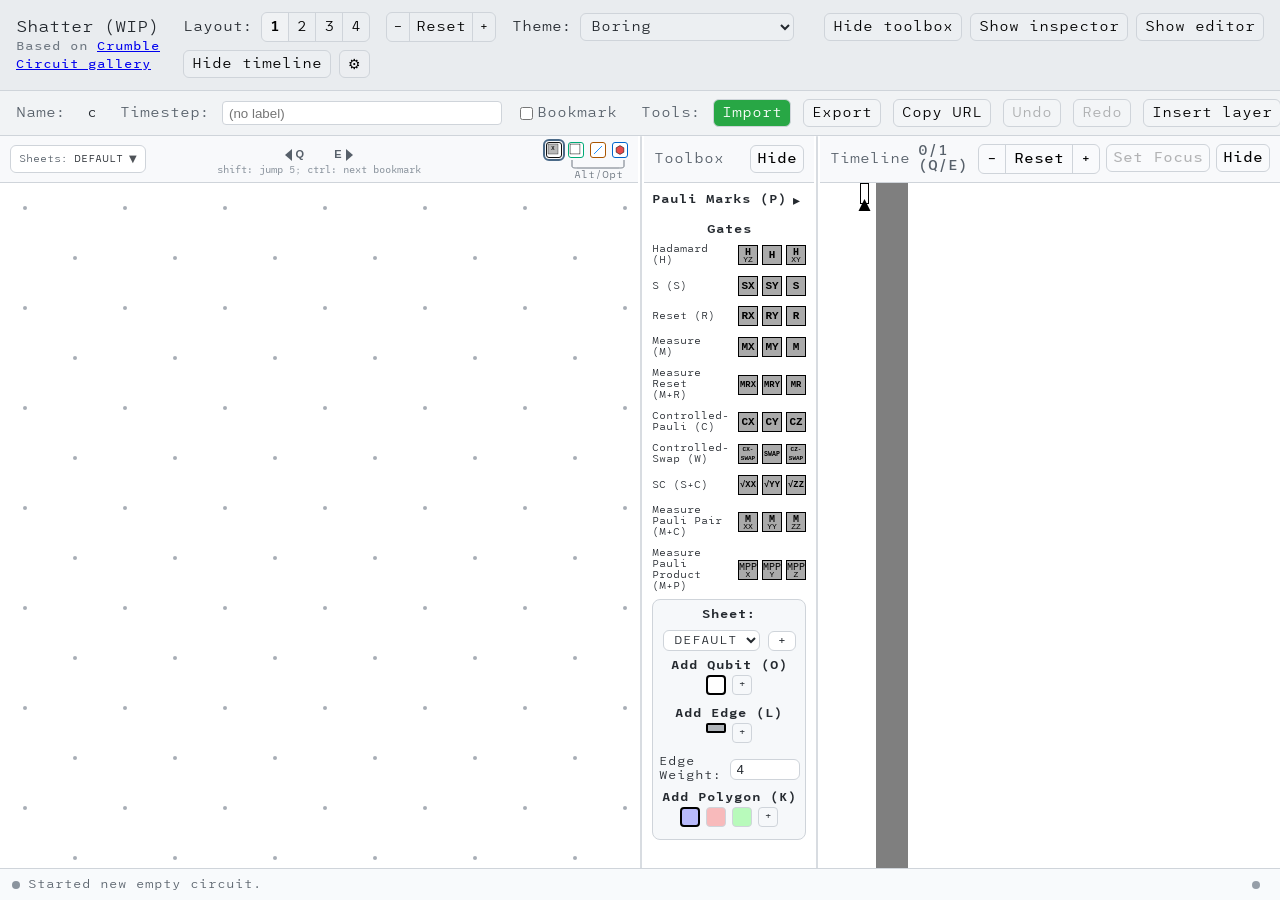
<file: index.html>
<!doctype html>
<html lang="en">

<head>
  <meta charset="utf-8" />
  <meta name="viewport" content="width=device-width, initial-scale=1" />
  <title>Shatter – Skeleton (Milestone 1)</title>
  <style>
    :root {
      --border: #d0d7de;
      --text: #24292f;
      --bg: #ffffff;
      --muted: #f6f8fa;
      --accent: #0969da;
      --danger: #d1242f;
      --inspector-width: 320px;
      --timeline-width: 360px;
      --editor-width: 360px;
      --settings-width: 320px;
      /* Header shades (darkest at top). Adjust these to change tones. */
      --hdr-top: #e6eaef;    /* overall top header */
      --hdr-mid: #eef1f4;    /* toolbar header (import/export/etc.) */
      --hdr-panel: #f7f9fb;  /* individual panel headers */
    }

    * {
      box-sizing: border-box;
    }

    html,
    body {
      height: 100%;
    }

    body {
      font-family: var(--font-ui, system-ui, -apple-system, Segoe UI, Roboto, sans-serif);
      font-size: var(--font-size-base, 14px);
      margin: 0;
      color: var(--text);
      background: var(--bg);
      display: flex;
      flex-direction: column;
      min-height: 100vh;
    }

    header {
      display: flex;
      gap: 12px;
      align-items: center;
      padding: 12px 16px;
      border-bottom: 1px solid var(--border);
      position: sticky;
      top: 0;
      background: var(--hdr-top);
      z-index: 10;
    }

    h1 {
      font-size: 16px;
      margin: 0 12px 0 0;
      font-weight: 600; /* use semibold for Shatter title */
    }
    .title-wrap { display: flex; flex-direction: column; gap: 2px; }
    .subtitle { font-size: 12px; font-weight: 400; color: #6e7781; margin-top: 2px; }

    .toolbar {
      display: flex;
      gap: 8px;
      align-items: center;
      flex-wrap: wrap;
      flex: 1;
    }

    .spacer {
      flex: 1;
    }

    .btn {
      padding: 0 8px;
      border: 1px solid var(--btn-border-color);
      border-radius: var(--radius-btn);
      background: var(--btn-bg);
      cursor: pointer;
      font: inherit;
      display: inline-flex;
      align-items: center;
      justify-content: center;
      height: 28px;
      width: auto; /* content-sized width */
      white-space: nowrap;
      flex: 0 0 auto; /* don’t grow/shrink */
    }

    .seg {
      display: inline-flex;
      border: 1px solid var(--btn-border-color);
      border-radius: var(--radius-btn);
      overflow: hidden;
    }

    .seg button {
      padding: 0 8px;
      border: 0;
      background: var(--seg-btn-bg);
      cursor: pointer;
      font: inherit;
      display: inline-flex;
      align-items: center;
      justify-content: center;
      height: 28px;
      width: auto; /* content-sized */
      white-space: nowrap;
      flex: 0 0 auto;
    }

    .seg button+button {
      border-left: 1px solid var(--border);
    }

    .seg button.active {
      background: var(--seg-btn-bg-active);
      font-weight: 600;
    }

    .subbar {
      display: flex;
      gap: 12px;
      align-items: center;
      padding: 8px 16px;
      border-bottom: 1px solid var(--border);
      background: var(--hdr-mid);
    }

    .subbar .label {
      color: #57606a;
    }

    .subbar .name {
      padding: 4px 8px;
      border: 1px dashed transparent;
      border-radius: 4px;
      cursor: text;
      max-width: 40vw;
      white-space: nowrap;
      overflow: hidden;
      text-overflow: ellipsis;
    }

    .subbar .name:hover {
      border-color: var(--border);
    }

    .subbar .name.editing {
      background: var(--muted);
      border-color: var(--border);
      outline: none;
    }

    main {
      padding: 0px 0 0 0px;
      flex: 1;
      min-height: 0;
    }

    .workspace {
      display: flex;
      gap: 0;
      height: 100%;
    }

    .panels-wrap {
      flex: 1;
      min-width: 300px;
      margin-right: 0;
    }

    #panels {
      display: grid;
      gap: 0;
      height: 100%;
    }

    .layout-1 {
      grid-template-columns: 1fr;
      grid-template-rows: 1fr;
    }

    .layout-2 {
      grid-template-columns: 1fr 1fr;
      grid-template-rows: 1fr;
    }

    .layout-3 {
      grid-template-columns: 1fr 1fr 1fr;
      grid-template-rows: 1fr;
    }

    .layout-4 {
      grid-template-columns: 1fr 1fr;
      grid-template-rows: 1fr 1fr;
    }

    .panel {
      border: none;
      border-radius: 0;
      overflow: hidden;
      display: flex;
      flex-direction: column;
      min-height: 160px;
      background: var(--surface-bg, #fff);
    }

    /* Panel separators (only inner dividing lines) */
    #panels.layout-2 .panel:nth-child(2) {
      border-left: 1px solid var(--border);
    }

    #panels.layout-3 .panel:nth-child(2),
    #panels.layout-3 .panel:nth-child(3) {
      border-left: 1px solid var(--border);
    }

    #panels.layout-4 .panel:nth-child(2),
    #panels.layout-4 .panel:nth-child(4) {
      border-left: 1px solid var(--border);
    }

    #panels.layout-4 .panel:nth-child(3),
    #panels.layout-4 .panel:nth-child(4) {
      border-top: 1px solid var(--border);
    }

    .panel-header {
      display: flex;
      height: 47px;
      min-height: 47px;
      max-height: 47px;
      flex: 0 0 47px;
      align-items: center;
      justify-content: space-between;
      gap: 8px;
      padding: 8px 10px;
      border-bottom: 1px solid var(--border);
      overflow: visible;
      position: relative;
      z-index: 1;
      background: var(--hdr-panel);
      container-type: inline-size;
    }

    /* Centred layer-navigation control (panel 1 only). Absolutely positioned so
       it stays centred in the bar whatever the left/right content weighs. */
    .panel-nav {
      /* Themed via these, so a theme can recolour the control without
         restating its layout. See src/styles/theme-hacker.css. */
      --pn-fg: #57606a;
      --pn-fg-strong: #24292f;
      --pn-hint-fg: #8b949e;
      --pn-glow: none;
      --pn-text-glow: none;
      position: absolute;
      left: 50%;
      top: 0;
      transform: translateX(-50%);
      height: 47px;
      display: flex;
      flex-direction: column;
      align-items: center;
      justify-content: center;
      gap: 1px;
      pointer-events: none;   /* let the bar behind stay clickable */
      user-select: none;
    }

    .panel-nav .pn-row {
      display: flex;
      align-items: center;
      gap: 10px;
      pointer-events: auto;
    }

    /* No chrome: the triangle and its letter are the control. */
    .panel-nav .pn-btn {
      display: inline-flex;
      align-items: center;
      justify-content: center;
      gap: 3px;
      padding: 0;
      height: 20px;
      line-height: 1;
      border: 0;
      background: none;
      color: var(--pn-fg);
      cursor: pointer;
      filter: var(--pn-glow);
      /* Triangles grow sideways with the modifier; reserve the widest
         footprint so the pair does not jitter as it changes. */
      min-width: 40px;
    }

    .panel-nav .pn-btn:hover { color: var(--pn-fg-strong); }
    .panel-nav .pn-btn:active { transform: translateY(1px); }
    .panel-nav .pn-btn:focus-visible { outline: 1px solid var(--border); outline-offset: 2px; }

    .panel-nav .pn-tri { display: inline-flex; align-items: center; }
    .panel-nav .pn-key { font-size: 11px; font-weight: 600; letter-spacing: 0.02em; }

    .panel-nav .pn-hint {
      font-size: 9px;
      color: var(--pn-hint-fg);
      white-space: nowrap;
      pointer-events: none;
    }

    /* The whole phrase emboldens, not just the modifier's name. */
    .panel-nav .pn-mod { font-weight: 400; }
    .panel-nav .pn-mod.active { font-weight: 700; color: var(--pn-fg-strong); text-shadow: var(--pn-text-glow); }

    .panel-nav.mod-ctrl .pn-btn, .panel-nav.mod-shift .pn-btn { color: var(--pn-fg-strong); }

    /* Keep the header's left content clear of the centred control. The cap is
       half the bar less half the control, so it tracks the control's width. */
    .panel-header.has-nav > :first-child { max-width: calc(50% - 115px); min-width: 0; overflow: hidden; }

    /* A narrow panel (multi-panel layouts) cannot carry the hint line without
       colliding with the sheets dropdown; drop it and keep the buttons. The
       control is then much narrower, so the left content may have more room. */
    @container (max-width: 420px) {
      .panel-nav .pn-hint { display: none; }
      .panel-header.has-nav > :first-child { max-width: calc(50% - 55px); }
    }
    /* Below this the buttons themselves no longer fit beside anything else,
       so give up rather than overlap. */
    @container (max-width: 170px) {
      .panel-nav { display: none; }
      .panel-header.has-nav > :first-child { max-width: none; }
    }

    .panel-header> :first-child {
      margin-right: auto;
    }

    .panel-title {
      font-weight: 600;
      color: #57606a;
    }

    .panel-body {
      flex: 1;
      position: relative;
      background: var(--surface-bg, #fff);
      display: flex;
      align-items: center;
      justify-content: center;
    }

    .panel-body canvas {
      width: 100%;
      height: 100%;
      display: block;
      filter: var(--canvas-filter, none);
    }

    /* Apply optional canvas filter to the timeline as well */
    #timeline-canvas {
      filter: var(--canvas-filter, none);
    }

    /* Selection widget */
    .sel-widget {
      display: flex;
      flex-direction: column;
      align-items: flex-start;
      gap: 2px;
      padding-top: 14px;
    }

    .sel-row {
      display: flex;
      gap: 6px;
      align-items: flex-start;
    }

    .sel-box {
      width: 16px;
      height: 16px;
      border: 1px solid var(--border);
      border-radius: 3px;
      background: #fff;
      position: relative;
    }

    .sel-box.gate {
      border-color: #111;
    }

    .sel-box.qubit {
      border-color: #0a7;
    }

    .sel-box.conn {
      border-color: #a50;
    }

    .sel-box.poly {
      border-color: #06c;
    }

    .sel-box.active {
      outline: 2px solid var(--accent);
      outline-offset: 1px;
    }

    .sel-group {
      position: relative;
      display: flex;
      gap: 6px;
      padding-bottom: 32px;
    }

    .sel-alt {
      font-size: 10px;
      color: #6e7781;
      position: absolute;
      left: 0;
      right: 0;
      text-align: center;
      top: 28px;
    }

    .sel-brace {
      position: absolute;
      left: 2px;
      right: 10px;
      bottom: 18px;
      height: 12px;
    }

    .sel-brace path {
      stroke: #6e7781;
      stroke-width: 1;
      fill: none;
    }

    /* Alt-active emphasis on selection widget */
    .sel-widget.alt-active .sel-alt { font-weight: 700; color: var(--sel-alt-active, #111); }
    .sel-widget.alt-active .sel-brace path { stroke-width: 2; stroke: var(--sel-alt-stroke-active, #111); }

    .flash {
      animation: flash 0.5s linear 1;
    }

    @keyframes flash {
      from {
        box-shadow: 0 0 0 0 var(--danger);
      }

      50% {
        box-shadow: 0 0 0 4px rgba(209, 36, 47, 0.25);
      }

      to {
        box-shadow: 0 0 0 0 var(--danger);
      }
    }
/* Inspector (global) */
    .inspector {
      width: var(--inspector-width);
      min-width: 0;
      border: none;
      border-radius: 0;
      background: var(--surface-bg, #fff);
      display: flex;
      flex-direction: column;
      overflow: hidden;
    }

    .inspector-header {
      padding: 8px 10px;
      border-bottom: 1px solid var(--border);
      color: #57606a;
      font-weight: 600;
      height: 47px;
      min-height: 47px;
      max-height: 47px;
      flex: 0 0 47px;
      display: flex;
      align-items: center;
      justify-content: space-between;
      background: var(--hdr-panel);
    }

    .inspector-left {
      display: flex;
      align-items: center;
      gap: 8px;
    }

    .inspector-title {
      font-weight: 600;
      color: #57606a;
    }

    .inspector-header .layer-info {
      margin-left: 0;
      font-weight: 500;
      color: #57606a;
    }

    .inspector-body {
      flex: 1;
      display: flex;
      align-items: stretch;
      justify-content: stretch;
      color: #6e7781;
      font-size: 12px;
    }

    #inspector-canvas {
      width: 100%;
      height: 100%;
      display: block;
    }

    .inspector.collapsed {
      width: 0 !important;
      border: none;
    }

    .inspector-header .right {
      float: right;
      display: flex;
      gap: 6px;
    }

    .inspector-resizer {
      width: 6px;
      cursor: col-resize;
      position: relative;
    }

    .inspector-resizer::after {
      content: "";
      position: absolute;
      top: 0;
      bottom: 0;
      left: 2px;
      width: 2px;
      background: var(--border);
      border-radius: 2px;
      opacity: 0.8;
    }
    /* Toolbox (global, fixed width, no resizer) */
    .toolbox {
      width: var(--markers-width);
      min-width: 0;
      border: none;
      border-radius: 0;
      background: var(--surface-bg, #fff);
      display: flex;
      flex-direction: column;
      overflow: hidden;
    }
    .toolbox-header {
      padding: 8px 10px;
      border-bottom: 1px solid var(--border);
      color: #57606a;
      font-weight: 600;
      height: 47px;
      min-height: 47px;
      max-height: 47px;
      flex: 0 0 47px;
      display: flex;
      align-items: center;
      justify-content: space-between;
      background: var(--hdr-panel);
    }
    .toolbox-title { font-weight: 600; color: #57606a; }
    .toolbox-body {
      flex: 1;
      display: flex;
      flex-direction: column;
      gap: 6px;
      padding: 8px;
      font-size: 12px;
      color: var(--text);
      overflow-y: auto;
    }
    .toolbox.collapsed { width: 0 !important; border: none; display: none !important; }
    .toolbox-border {
      width: 6px;
      cursor: default; /* not draggable; avoid resize cursor */
      position: relative;
    }

    .toolbox-border::after {
      content: "";
      position: absolute;
      top: 0;
      bottom: 0;
      left: 2px;
      width: 2px;
      background: var(--border);
      border-radius: 2px;
      opacity: 0.8;
    }
    /* Timeline (global) */
    .timeline {
      width: var(--timeline-width);
      min-width: 0;
      border: none;
      border-radius: 0;
      background: var(--surface-bg, #fff);
      display: flex;
      flex-direction: column;
      overflow: hidden;
    }

    .timeline-header {
      padding: 8px 10px;
      border-bottom: 1px solid var(--border);
      color: #57606a;
      font-weight: 600;
      height: 47px;
      min-height: 47px;
      max-height: 47px;
      flex: 0 0 47px;
      display: flex;
      align-items: center;
      justify-content: space-between;
      /* enable container queries for compact layer text */
      container-type: inline-size;
      background: var(--hdr-panel);
    }

    .timeline-left {
      display: flex;
      align-items: center;
      gap: 8px;
    }

    .timeline-title {
      font-weight: 600;
      color: #57606a;
    }

    .timeline-header .layer-info {
      margin-left: 0;
      font-weight: 500;
      color: #57606a;
    }
    .timeline-header .layer-info .full { display: inline; }
    .timeline-header .layer-info .compact { display: none; }
    @container (max-width: 570px) {
      .timeline-header .layer-info .full { display: none; }
      .timeline-header .layer-info .compact { display: inline; }
    }

    .timeline-body {
      flex: 1;
      display: flex;
      align-items: stretch;
      justify-content: stretch;
      color: #6e7781;
      font-size: 12px;
    }

    #timeline-canvas {
      width: 100%;
      height: 100%;
      display: block;
    }

    .timeline.collapsed { width: 0 !important; border: none; display: none !important; }

    .timeline-header .right {
      float: right;
      display: flex;
      gap: 6px;
    }

    .timeline-resizer {
      width: 6px;
      cursor: col-resize;
      position: relative;
    }

    .timeline-resizer::after {
      content: "";
      position: absolute;
      top: 0;
      bottom: 0;
      left: 2px;
      width: 2px;
      background: var(--border);
      border-radius: 2px;
      opacity: 0.8;
    }

    /* Editor (right) */
    .editor {
      width: var(--editor-width);
      min-width: 0;
      border: none;
      display: flex;
      flex-direction: column;
      background: var(--surface-bg, #fff);
    }
    .editor.resizing { cursor: col-resize; }
    .editor-header {
      display: flex;
      height: 47px;
      min-height: 47px;
      max-height: 47px;
      flex: 0 0 47px;
      align-items: center;
      justify-content: space-between;
      gap: 8px;
      padding: 8px 10px;
      border-bottom: 1px solid var(--border);
      background: var(--hdr-panel);
    }
    .editor-title { font-weight: inherit; color: #57606a; }
    .editor-body {
      flex: 1;
      display: flex;
      align-items: stretch;
      justify-content: stretch;
    }
    #editor-text {
      width: 100%;
      height: 100%;
      resize: none;
      border: 0;
      outline: none;
      font-family: var(--font-mono, ui-monospace, SFMono-Regular, Menlo, Monaco, Consolas, "Liberation Mono", "Courier New", monospace);
      font-size: 12px;
      line-height: 1.4;
      padding: 8px;
      color: var(--text);
    }
    .editor.collapsed { width: 0 !important; border: none; display: none !important; }
    .editor-resizer {
      width: 6px;
      cursor: col-resize;
      position: relative;
    }
    .editor-resizer::after {
      content: "";
      position: absolute;
      top: 0;
      bottom: 0;
      left: 2px;
      width: 2px;
      background: var(--border);
      border-radius: 2px;
      opacity: 0.8;
    }

    /* Settings (global, rightmost) */
    .settings { width: var(--settings-width); min-width: 0; border: none; border-radius: 0; background: var(--surface-bg, #fff); display: flex; flex-direction: column; overflow: hidden; }
    .settings-header { padding: 8px 10px; border-bottom: 1px solid var(--border); color: #57606a; font-weight: 600; height: 47px; min-height: 47px; max-height: 47px; flex: 0 0 47px; display: flex; align-items: center; justify-content: space-between; background: var(--hdr-panel); }
    .settings-title { font-weight: 600; color: #57606a; }
    .settings-body { flex: 1; position: relative; background: var(--surface-bg, #fff); display: block; overflow: auto; padding: 10px 14px; }
    .settings-body input,
    .settings-body textarea,
    .settings-body select { font: inherit; font-family: var(--font-ui, system-ui, -apple-system, Segoe UI, Roboto, sans-serif); }
    .settings-section { margin-bottom: 14px; }
    .settings-row, .kb-row { margin: 6px 0; }
    .settings.collapsed { width: 0 !important; border: none; display: none !important; }
    .settings-resizer { width: 6px; cursor: col-resize; position: relative; }
    .settings-resizer::after { content: ""; position: absolute; top: 0; bottom: 0; left: 2px; width: 2px; background: var(--border); border-radius: 2px; opacity: 0.8; }

    /* Consistent header button sizing across panels */
    .toolbox-header .btn,
    .inspector-header .btn,
    .timeline-header .btn,
    .editor-header .btn,
    .settings-header .btn { font-weight: 400; }
    .timeline-header .seg button { font-weight: 400; }

    /* Sheets dropdown button fixed size */
    .sheets-dd-button {
      height: 28px !important;
      width: auto !important;
      display: inline-flex;
      align-items: center;
      justify-content: center;
      background: var(--btn-bg);
      white-space: nowrap;
      flex: 0 0 auto;
    }
  </style>
  <!-- Theme overrides (colors, transparencies, radii) -->
  <link id="theme-link" rel="stylesheet" href="./src/styles/theme.css">
</head>

<body>
  <header>
    <div class="title-wrap">
      <h1>Shatter (WIP)</h1>
      <div class="subtitle">Based on <a href="https://algassert.com/crumble" target="_blank" rel="noopener noreferrer">Crumble</a></div>
      <div class="subtitle"><a href="circuits/">Circuit gallery</a></div>
    </div>
    <div class="toolbar">
      <span>Layout:</span>
      <div class="seg" id="layout-seg">
        <button data-layout="1" class="active">1</button>
        <button data-layout="2">2</button>
        <button data-layout="3">3</button>
        <button data-layout="4">4</button>
      </div>
      <div class="seg" id="panels-zoom-seg" style="margin-left:8px;">
        <button id="panels-zoom-out" title="Zoom out" style="padding:2px 6px;">−</button>
        <button id="panels-zoom-reset" title="Reset zoom" style="padding:2px 6px;">Reset</button>
        <button id="panels-zoom-in" title="Zoom in" style="padding:2px 6px;">+</button>
      </div>
      <!-- Theme selector -->
      <label for="theme-select" style="margin-left:8px;">Theme:</label>
      <select id="theme-select" style="height:28px; padding:0 6px; border:1px solid var(--btn-border-color); border-radius: var(--radius-btn); background: var(--btn-bg); font: inherit; color: var(--text);">
        <option value="boring">Boring</option>
        <option value="purple-charcoal">Marginally Less So</option>
        <option value="seventies">Groovy</option>
        <option value="quantum-hacker-bro">QU4NTu₼ H@CK3R BR0</option>
      </select>
      <img id="theme-badge" alt="" style="height:28px; display:none; margin-left:8px; border-radius:4px; object-fit:cover;" />
      <div class="spacer"></div>
      <button class="btn" id="toolbox-toggle-global">Show toolbox</button>
      <button class="btn" id="inspector-toggle-global">Show inspector</button>
      <button class="btn" id="editor-toggle">Show editor</button>
      <button id="timeline-toggle-global" class="btn">Hide timeline</button>
      <button id="settings-toggle-global" class="btn" title="Toggle settings">⚙︎</button>
    </div>
  </header>
  <div class="subbar">
    <span class="label">Name:</span>
    <span id="circuit-name" class="name" title="Click to edit">circuit</span>
    <span class="label" style="margin-left:12px;">Timestep:</span>
    <input id="timestep-label" type="text" placeholder="(no label)" style="height:24px; padding:2px 6px; border:1px solid var(--border); border-radius:4px; background:var(--bg); color:var(--text); min-width:280px;" />
    <label id="timestep-bookmark-wrap" class="label" title="Bookmark this tick (hop with Ctrl+Q / Ctrl+E)" style="margin-left:6px; display:inline-flex; align-items:center; gap:4px; cursor:pointer; user-select:none;">
      <input id="timestep-bookmark" type="checkbox" style="margin:0; cursor:pointer;" />Bookmark
    </label>
    <span class="label" style="margin-left:12px;">Tools:</span>
    <button class="btn" id="btn-import" style="background-color:#28a745; color:white;">Import</button>
    <button class="btn" id="btn-export">Export</button>
    <button class="btn" id="btn-copy-url" title="Copy URL to clipboard">Copy URL</button>
    <button class="btn" id="btn-undo" title="Undo (Ctrl/Cmd+Z)">Undo</button>
    <button class="btn" id="btn-redo" title="Redo (Shift+Ctrl/Cmd+Z)">Redo</button>
    <button class="btn" id="btn-insert-layer" title="Insert layer (Mod+Insert)">Insert layer</button>
    <button class="btn" id="btn-delete-layer" title="Delete layer (Mod+Delete)">Delete layer</button>
  </div>
  <main>
    <div class="workspace">
      <div class="panels-wrap">
        <div id="panels" class="layout-1"></div>
      </div>
      <!-- Toolbox panel (fixed width) -->
       <div class="toolbox-border" id="toolbox-border"></div>
      <div class="toolbox" id="toolbox">
        <div class="toolbox-header">
          <div class="toolbox-title">Toolbox</div>
          <div class="right">
            <button id="toolbox-toggle" title="Collapse toolbox" class="btn" style="padding:2px 6px;">Hide</button>
          </div>
        </div>
        <div class="toolbox-body" id="toolbox-body"></div>
      </div>
     <div class="inspector-resizer" id="inspector-resizer" title="Drag to resize inspector"></div>
      <div class="inspector" id="inspector" data-lpignore="true" data-min-width="250">
        <div class="inspector-header">
          <div class="inspector-left">
            <div class="inspector-title">Inspector</div>
            <span id="inspector-layer-info" class="layer-info"></span>
          </div>
          <span class="right">
            <button id="inspector-collapse-btn" title="Collapse inspector" class="btn" style="padding:2px 6px;">Hide</button>
          </span>
        </div>
        <div class="inspector-body" data-lpignore="true"><canvas id="inspector-canvas"></canvas></div>

      </div> 
      <div class="timeline-resizer" id="timeline-resizer" title="Drag to resize timeline"></div>
      <div class="timeline" id="timeline" data-min-width="460">
        <div class="timeline-header">
          <div class="timeline-left">
            <div class="timeline-title">Timeline</div>
            <span id="timeline-layer-info" class="layer-info"><span class="full"></span><span class="compact"></span></span>
          </div>
          <span class="right">
            <div class="seg" id="timeline-zoom-seg">
              <button id="timeline-zoom-out" title="Zoom out">−</button>
              <button id="timeline-zoom-reset" title="Reset zoom">Reset</button>
              <button id="timeline-zoom-in" title="Zoom in">+</button>
            </div>
            <button id="timeline-focus-toggle" title="Set/clear focus" class="btn" style="padding:2px 6px;">Set Focus</button>
            <button id="timeline-toggle" title="Collapse/expand" class="btn" style="padding:2px 6px;">Hide</button>
          </span>
        </div>
        <div class="timeline-body"><canvas id="timeline-canvas"></canvas></div>

      </div>
      <div class="editor-resizer" id="editor-resizer" title="Drag to resize editor"></div>
      <div class="editor" id="editor" data-min-width="440">

        <div class="editor-header">
          <div class="editor-title">Editor</div>
          <div class="right">
            <button class="btn" id="editor-reload" title="Reload editor text" style="padding:2px 6px;">Up to date</button>
            <button class="btn" id="editor-collapse-btn" title="Collapse editor" style="padding:2px 6px;">Hide</button>
          </div>
        </div>
        <div class="editor-body">
          <textarea id="editor-text" spellcheck="false" placeholder="Type here..."></textarea>
        </div>
      </div>
      <div class="settings-resizer" id="settings-resizer" title="Drag to resize settings"></div>
      <div class="settings" id="settings" data-lpignore="true" data-min-width="400">
        <div class="settings-header">
          <div class="settings-title">Settings</div>
          <div class="right">
            <button class="btn" id="settings-save-btn" title="Save settings" style="padding:2px 6px;">Save</button>
            <button class="btn" id="settings-export-btn" title="Export settings" style="padding:2px 6px;">Export</button>
            <button class="btn" id="settings-import-btn" title="Import settings" style="padding:2px 6px;">Import</button>
            <button class="btn" id="settings-collapse-btn" title="Collapse settings" style="padding:2px 6px;">Hide</button>
          </div>
        </div>
        <div class="settings-body" id="settings-body"></div>
      </div>
    </div>
  </main>
  <footer id="statusbar" title="Click to download status log"
    style="position:fixed; left:0; right:0; bottom:0; height:32px; border-top:1px solid var(--border); background: var(--status-bg, #f8fafc); display:flex; align-items:center; padding:0 12px; cursor:pointer; font-size:12px; color: var(--status-fg, #57606a); gap:12px;">
    <div id="status-left" style="display:flex; align-items:center; gap:8px; min-width:0; flex:1;">
      <span id="status-dot"
        style="display:inline-block; width:8px; height:8px; border-radius:50%; background: var(--status-dot, #8b949e);"></span>
      <span id="status-text" style="white-space:nowrap; overflow:hidden; text-overflow:ellipsis;">Ready.</span>
    </div>
    <div id="status-right"
      style="display:flex; align-items:center; gap:8px; min-width:0; flex:1; justify-content:flex-end; opacity:0.9;">
      <span id="status-dot-right"
        style="display:inline-block; width:8px; height:8px; border-radius:50%; background: var(--status-dot, #8b949e);"></span>
      <span id="status-text-right" style="white-space:nowrap; overflow:hidden; text-overflow:ellipsis;"></span>
    </div>
  </footer>
  <script type="module" src="./src/shatter_main.js"></script>
</body>

</html>
</file>
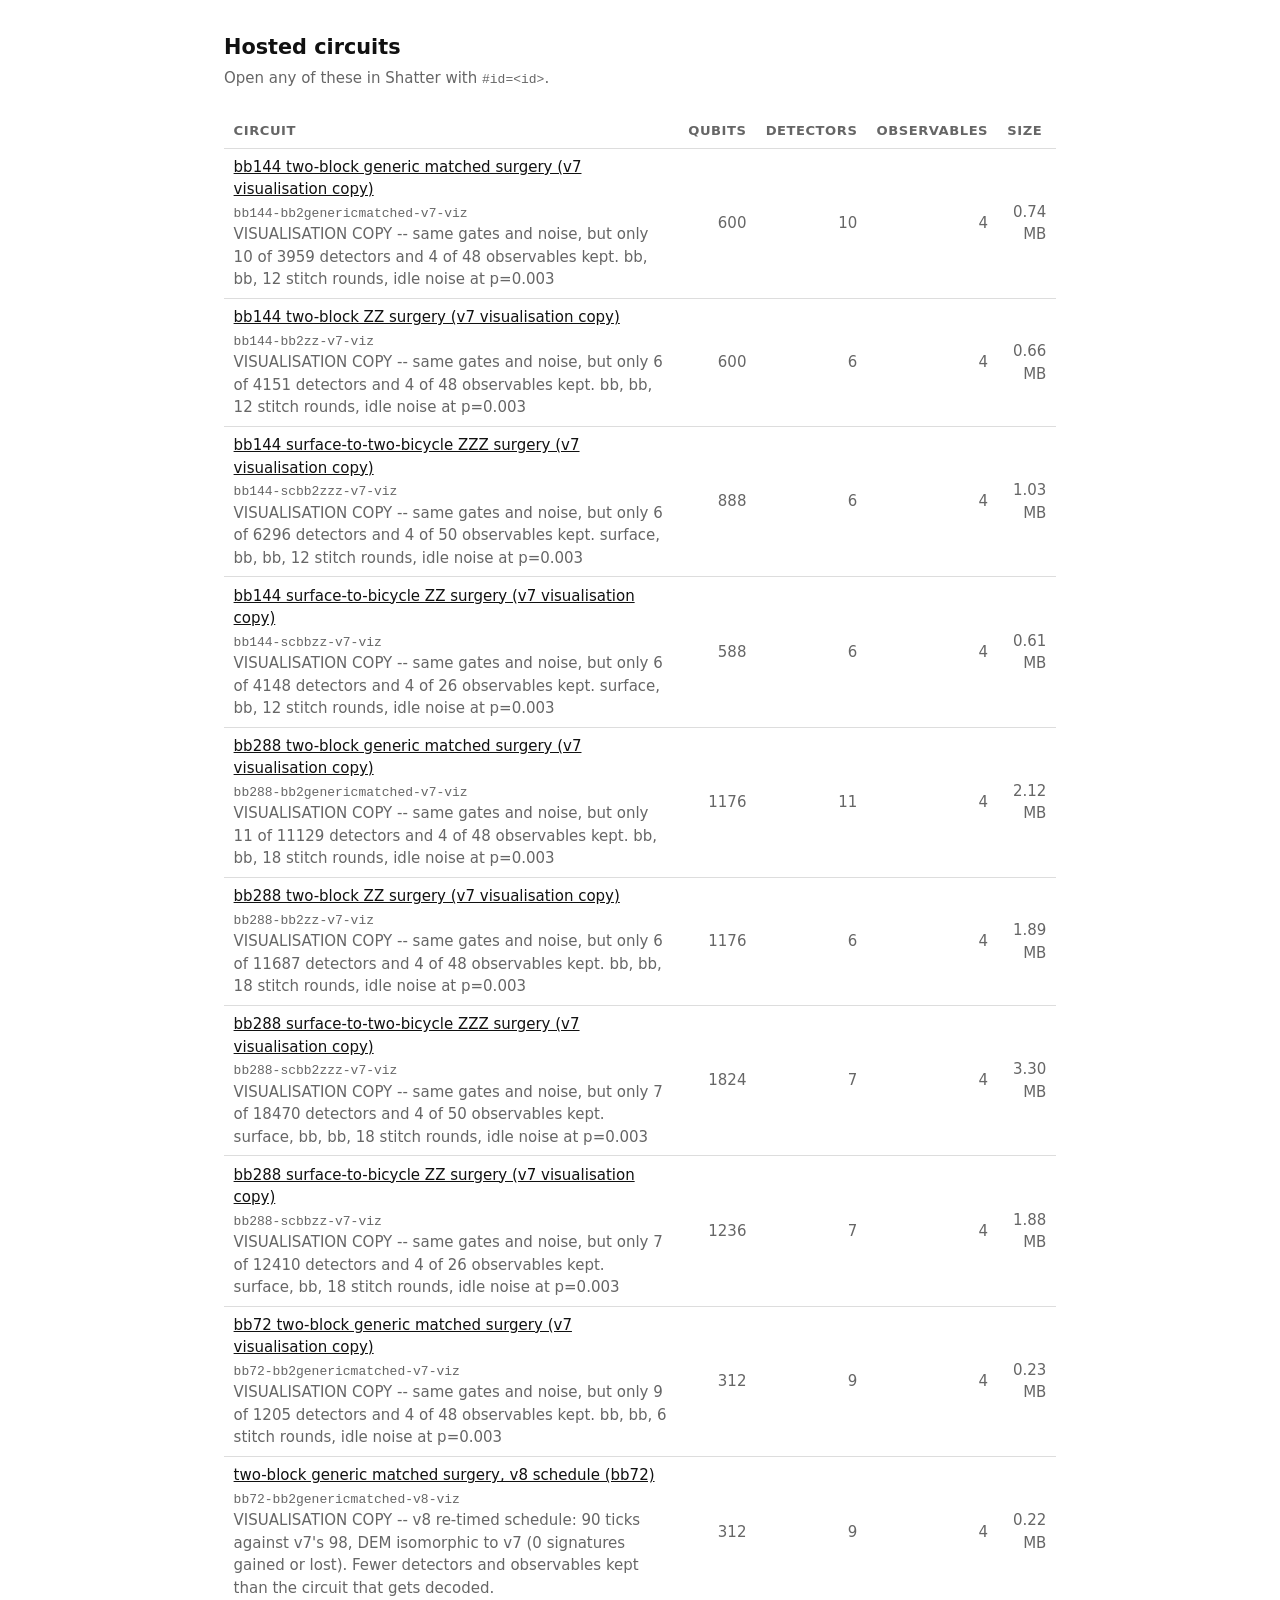
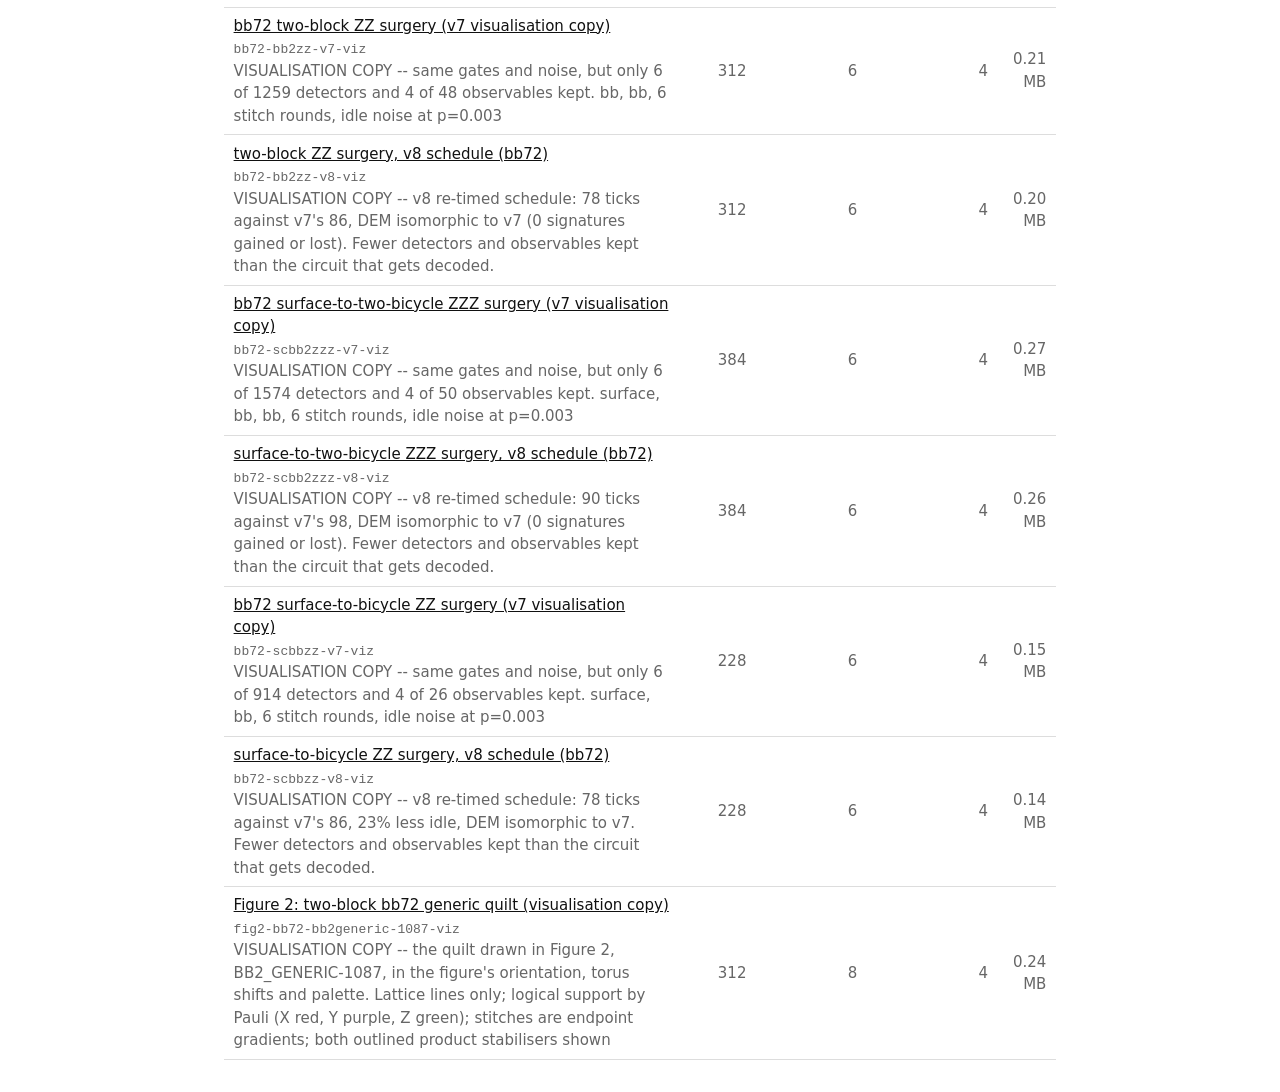
<file: circuits/index.html>
<!doctype html>
<meta charset="utf-8">
<title>Shatter circuits</title>
<meta name="viewport" content="width=device-width, initial-scale=1">
<style>
  :root { color-scheme: light dark; --fg:#111; --mut:#666; --line:#ddd; --bg:#fff; }
  @media (prefers-color-scheme: dark) {
    :root { --fg:#e8e8e8; --mut:#9a9a9a; --line:#333; --bg:#141414; }
  }
  body { background:var(--bg); color:var(--fg); margin:0 auto; padding:2rem 1rem;
         max-width:52rem; font:15px/1.5 system-ui, sans-serif; }
  h1 { font-size:1.3rem; margin:0 0 .25rem; }
  p.sub { color:var(--mut); margin:0 0 1.5rem; }
  table { border-collapse:collapse; width:100%; }
  th, td { text-align:left; padding:.45rem .6rem; border-bottom:1px solid var(--line); }
  th { color:var(--mut); font-weight:600; font-size:.82rem; text-transform:uppercase;
       letter-spacing:.04em; }
  td.num { text-align:right; font-variant-numeric:tabular-nums; color:var(--mut); }
  a { color:inherit; }
  code { font:13px/1.4 ui-monospace, monospace; color:var(--mut); }
  .empty { color:var(--mut); padding:2rem 0; }
</style>
<h1>Hosted circuits</h1>
<p class="sub">Open any of these in Shatter with <code>#id=&lt;id&gt;</code>.</p>
<div id="out"><p class="empty">Loading&hellip;</p></div>
<script type="module">
  const out = document.getElementById('out');
  try {
    const res = await fetch('index.json', { cache: 'no-cache' });
    const list = res.ok ? (await res.json()).circuits || [] : [];
    if (!list.length) { out.innerHTML = '<p class="empty">Nothing published yet.</p>'; }
    else {
      const rows = list.map(c => `<tr>
        <td><a href="../#id=${encodeURIComponent(c.id)}${c.start_bookmark != null ? `&bookmark=${c.start_bookmark}` : ''}">${c.title || c.id}</a><br>
            <code>${c.id}</code>${c.note ? `<br><span style="color:var(--mut)">${c.note}</span>` : ''}</td>
        <td class="num">${c.qubits ?? ''}</td><td class="num">${c.detectors ?? ''}</td>
        <td class="num">${c.observables ?? ''}</td>
        <td class="num">${c.bytes ? (c.bytes/1e6).toFixed(2) + ' MB' : ''}</td></tr>`).join('');
      out.innerHTML = `<table><thead><tr><th>Circuit</th><th class="num">Qubits</th>
        <th class="num">Detectors</th><th class="num">Observables</th>
        <th class="num">Size</th></tr></thead><tbody>${rows}</tbody></table>`;
    }
  } catch (e) {
    out.innerHTML = `<p class="empty">Could not load the index: ${e.message}</p>`;
  }
</script>
</file>
<file: src/styles/theme.css>
:root {
  /* Base colors */
  --border: #cfd4da;
  --text: #24292f;
  --bg: #ffffff;
  /* Surfaces (panels/canvases) background; default links to --bg */
  --surface-bg: var(--bg);
  /* Optional per-panel backgrounds (fallback to --surface-bg) */
  --panel-bg-1: var(--surface-bg);
  --panel-bg-2: var(--surface-bg);
  --panel-bg-3: var(--surface-bg);
  --panel-bg-4: var(--surface-bg);
  /* Canvas post-processing filter (e.g., invert for dark themes). */
  --canvas-filter: none;
  --muted: #f6f8fa;
  --accent: #4b6a88;  /* muted blue */
  --danger: #b04a4a;  /* muted red */
  /* Chord highlight color (used for chord-held buttons and marks header) */
  --chord-hilite: #ffd54f; /* warm yellow */

  /* Header shades (darkest at top). Edit these to retheme headers. */
  --hdr-top: #e9ecef;    /* overall top header */
  --hdr-mid: #f1f3f5;    /* toolbar header (import/export/etc.) */
  --hdr-panel: #f8f9fb;  /* individual panel headers */

  /* Button styling */
  --radius-btn: 6px;                 /* button & segmented control corner radius */
  --btn-border-color: var(--border); /* border color for buttons */
  --btn-bg: rgba(255, 255, 255, 0.15);         /* normal buttons (transparent) */
  --btn-bg-active: rgba(255, 255, 255, 0.30);  /* highlighted/active variant */
  --seg-btn-bg: rgba(255, 255, 255, 0.10);     /* segmented control buttons */
  --seg-btn-bg-active: rgba(255, 255, 255, 0.30);

  /* Fonts */
  /* Default UI + editor font now League Mono (falls back gracefully) */
  --font-ui: "League Mono", "Ostrich Sans", system-ui, -apple-system, Segoe UI, Roboto, sans-serif;
  --font-mono: "League Mono", ui-monospace, SFMono-Regular, Menlo, Monaco, Consolas, "Liberation Mono", "Courier New", monospace;
  /* Display font for headings */
  --font-display: "League Mono", var(--font-ui);
  --font-display-weight: 300; /* 300=Light, 400=Regular, 500=Medium, 700=Bold, 900=Black */
  --font-ui-weight: 300;      /* default UI weight (Light) */

  /* Base font size for UI */
  --font-size-base: 14px;

  /* Panels: toolbox width */
  --markers-width: 170px; /* adjust to make the toolbox wider/narrower */

  /* Lattice dots (panels) */
  --lattice-dot: #a8aeb6; /* slightly darker grey */
}

/* Ostrich Sans removed; using League Mono */

/* Apply display font to headings (optional). Controlled by --font-display. */
h1,
.panel-title,
.timeline-title,
.settings-title,
.toolbox-title,
.inspector-title,
.editor-title {
  font-family: var(--font-display, var(--font-ui));
  font-weight: var(--font-display-weight, 700);
}

/* Apply default UI weight globally */
body { font-weight: var(--font-ui-weight, 500); }

/*
 * Self-hosted font (optional): League Mono from The League of Moveable Type
 * Place WOFF files in src/assets/fonts/league-mono/ and update the src URLs if filenames differ.
 * Common names:
 *   - LeagueMono-Regular.woff  (400)
 *   - LeagueMono-Bold.woff     (700)
 *   - LeagueMono-Light.woff    (300)  [optional]
 *   - LeagueMono-Medium.woff   (500)  [optional]
 */
@font-face {
  font-family: "League Mono";
  src: url("../assets/fonts/LeagueMono-Regular.woff") format("woff");
  font-weight: 400;
  font-style: normal;
  font-display: swap;
}
@font-face {
  font-family: "League Mono";
  src: url("../assets/fonts/LeagueMono-Medium.woff") format("woff");
  font-weight: 500;
  font-style: normal;
  font-display: swap;
}
@font-face {
  font-family: "League Mono";
  src: url("../assets/fonts/LeagueMono-Bold.woff") format("woff");
  font-weight: 700;
  font-style: normal;
  font-display: swap;
}
@font-face {
  font-family: "League Mono";
  src: url("../assets/fonts/LeagueMono-SemiBold.woff") format("woff");
  font-weight: 600;
  font-style: normal;
  font-display: swap;
}
@font-face {
  font-family: "League Mono";
  src: url("../assets/fonts/LeagueMono-Light.woff") format("woff");
  font-weight: 300;
  font-style: normal;
  font-display: swap;
}

/*
How to customize
----------------
- Change header tones: --hdr-top, --hdr-mid, --hdr-panel
- Change button translucency: --btn-bg, --btn-bg-active, --seg-btn-bg, --seg-btn-bg-active
- Change button roundness: --radius-btn
- Border color uses --btn-border-color (defaults to --border)
*/
/* Per-panel background colors via CSS variables */
#panels .panel:nth-child(1) { background: var(--panel-bg-1, var(--surface-bg)); }
#panels .panel:nth-child(1) .panel-body { background: var(--panel-bg-1, var(--surface-bg)); }
#panels .panel:nth-child(2) { background: var(--panel-bg-2, var(--surface-bg)); }
#panels .panel:nth-child(2) .panel-body { background: var(--panel-bg-2, var(--surface-bg)); }
#panels .panel:nth-child(3) { background: var(--panel-bg-3, var(--surface-bg)); }
#panels .panel:nth-child(3) .panel-body { background: var(--panel-bg-3, var(--surface-bg)); }
#panels .panel:nth-child(4) { background: var(--panel-bg-4, var(--surface-bg)); }
#panels .panel:nth-child(4) .panel-body { background: var(--panel-bg-4, var(--surface-bg)); }
</file>
